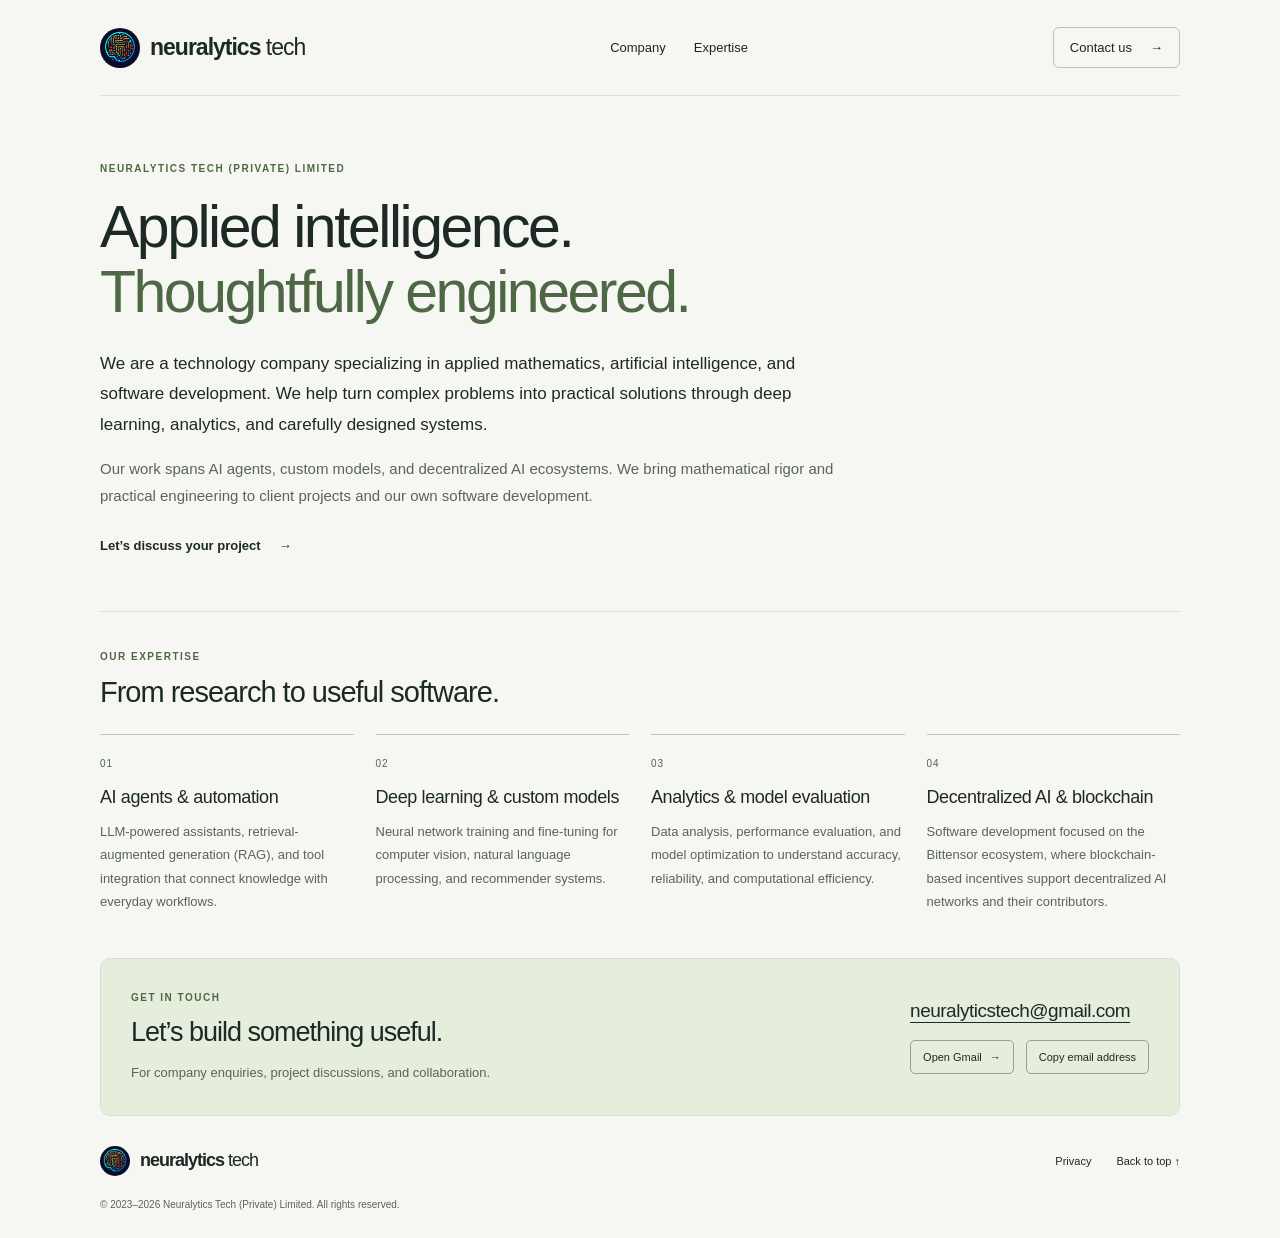
<file: index.html>
<!doctype html>
<html lang="en">
  <head>
    <meta charset="utf-8" />
    <meta name="viewport" content="width=device-width, initial-scale=1" />
    <meta name="theme-color" content="#f6f7f2" />
    <title>Neuralytics Tech — Applied AI &amp; Software Development</title>
    <meta
      name="description"
      content="Neuralytics Tech (Private) Limited develops AI agents, machine learning solutions, and software for decentralized AI and blockchain, with a focus on Bittensor."
    />
    <meta
      property="og:title"
      content="Neuralytics Tech — Applied AI &amp; Software Development"
    />
    <meta
      property="og:description"
      content="Applied mathematics, AI agents, model development, and decentralized AI. Learn about Neuralytics Tech and get in touch."
    />
    <meta property="og:type" content="website" />
    <link rel="icon" href="assets/logo.png" type="image/png" />
    <link rel="stylesheet" href="assets/styles.css" />
    <script src="assets/site.js" defer></script>
  </head>
  <body id="top">
    <a class="skip-link" href="#main">Skip to content</a>
    <header class="header wrap">
      <a class="brand" href="#top" aria-label="Neuralytics Tech home">
        <img src="assets/logo.png" width="40" height="40" alt="" />
        <span>neuralytics<span class="brand-light"> tech</span></span>
      </a>
      <nav aria-label="Main navigation">
        <a href="#company">Company</a>
        <a href="#focus">Expertise</a>
      </nav>
      <a class="header-contact" href="#contact"
        >Contact us <span aria-hidden="true">→</span></a
      >
    </header>

    <main id="main">
      <section class="hero wrap" id="company" aria-labelledby="hero-title">
        <p class="eyebrow">NEURALYTICS TECH (PRIVATE) LIMITED</p>
        <h1 id="hero-title">
          Applied intelligence.<br /><span>Thoughtfully engineered.</span>
        </h1>
        <p class="hero-description">
          We are a technology company specializing in applied mathematics,
          artificial intelligence, and software development. We help turn
          complex problems into practical solutions through deep learning,
          analytics, and carefully designed systems.
        </p>
        <p class="hero-detail">
          Our work spans AI agents, custom models, and decentralized AI
          ecosystems. We bring mathematical rigor and practical engineering to
          client projects and our own software development.
        </p>
        <a class="text-link" href="#contact"
          >Let’s discuss your project <span aria-hidden="true">→</span></a
        >
      </section>

      <section class="expertise wrap" id="focus" aria-labelledby="focus-title">
        <div class="section-heading">
          <p class="eyebrow">OUR EXPERTISE</p>
          <h2 id="focus-title">From research to useful software.</h2>
        </div>
        <div class="focus-grid">
          <article class="focus-card">
            <span class="card-number" aria-hidden="true">01</span>
            <h3>AI agents &amp; automation</h3>
            <p>
              LLM-powered assistants, retrieval-augmented generation (RAG), and
              tool integration that connect knowledge with everyday workflows.
            </p>
          </article>
          <article class="focus-card">
            <span class="card-number" aria-hidden="true">02</span>
            <h3>Deep learning &amp; custom models</h3>
            <p>
              Neural network training and fine-tuning for computer vision,
              natural language processing, and recommender systems.
            </p>
          </article>
          <article class="focus-card">
            <span class="card-number" aria-hidden="true">03</span>
            <h3>Analytics &amp; model evaluation</h3>
            <p>
              Data analysis, performance evaluation, and model optimization to
              understand accuracy, reliability, and computational efficiency.
            </p>
          </article>
          <article class="focus-card">
            <span class="card-number" aria-hidden="true">04</span>
            <h3>Decentralized AI &amp; blockchain</h3>
            <p>
              Software development focused on the Bittensor ecosystem, where
              blockchain-based incentives support decentralized AI networks and
              their contributors.
            </p>
          </article>
        </div>
      </section>

      <section
        class="contact-section wrap"
        id="contact"
        aria-labelledby="contact-title"
      >
        <div class="contact-copy">
          <p class="eyebrow">GET IN TOUCH</p>
          <h2 id="contact-title">Let’s build something useful.</h2>
          <p>For company enquiries, project discussions, and collaboration.</p>
        </div>
        <div class="contact-details">
          <a class="contact-email" href="mailto:neuralyticstech@gmail.com"
            >neuralyticstech@gmail.com</a
          >
          <div class="contact-options">
            <a
              href="https://mail.google.com/mail/?view=cm&amp;fs=1&amp;to=neuralyticstech%40gmail.com&amp;su=Neuralytics%20Tech%20enquiry"
              target="_blank"
              rel="noopener noreferrer"
              >Open Gmail
              <span class="visually-hidden">(opens in a new tab)</span
              ><span aria-hidden="true">→</span></a
            >
            <button
              type="button"
              data-copy-email="neuralyticstech@gmail.com"
              hidden
            >
              Copy email address
            </button>
          </div>
          <p class="contact-status" role="status" aria-live="polite"></p>
        </div>
      </section>
    </main>

    <footer class="footer wrap">
      <div class="footer-top">
        <a class="brand" href="#top" aria-label="Neuralytics Tech home">
          <img src="assets/logo.png" width="30" height="30" alt="" />
          <span>neuralytics<span class="brand-light"> tech</span></span>
        </a>
        <a href="privacy.html">Privacy</a>
        <a href="#top">Back to top ↑</a>
      </div>
      <div class="footer-bottom">
        <p>
          © 2023–<span data-year>2026</span> Neuralytics Tech (Private)
          Limited. All rights reserved.
        </p>
      </div>
    </footer>
  </body>
</html>
</file>
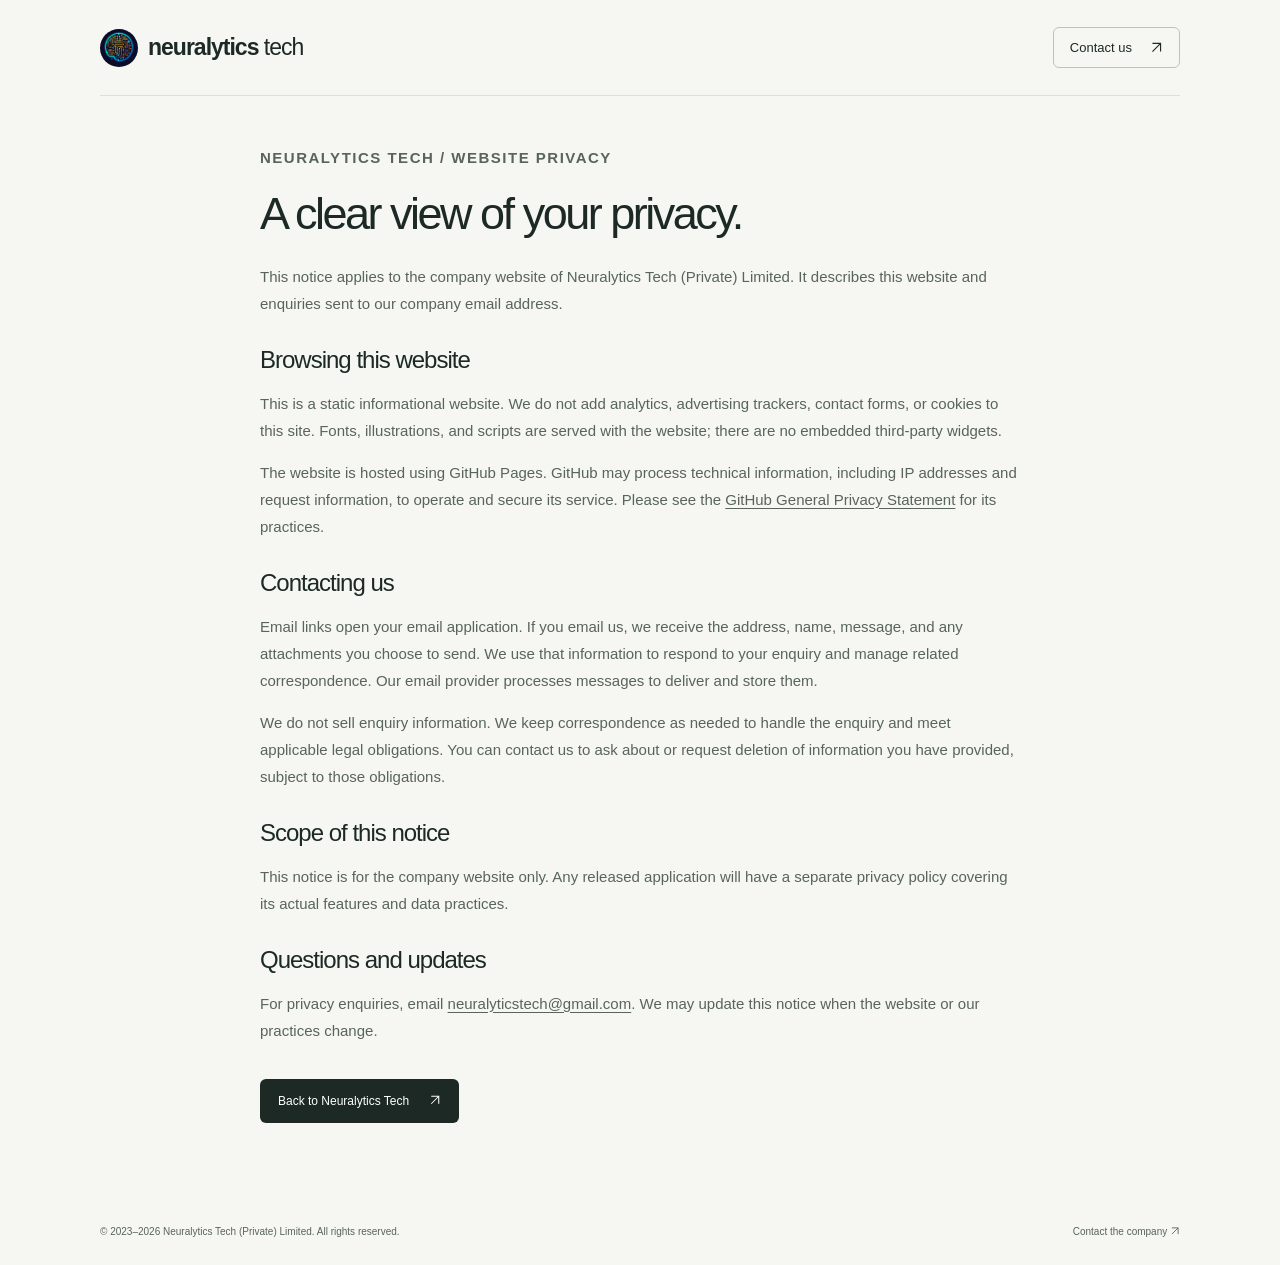
<file: privacy.html>
<!doctype html>
<html lang="en">
  <head>
    <meta charset="utf-8" />
    <meta name="viewport" content="width=device-width, initial-scale=1" />
    <meta name="theme-color" content="#f6f7f2" />
    <title>Website privacy — Neuralytics Tech</title>
    <meta
      name="description"
      content="How Neuralytics Tech (Private) Limited handles information on its company website and email enquiries."
    />
    <link rel="icon" href="assets/logo.png" type="image/png" />
    <link rel="stylesheet" href="assets/styles.css" />
    <script src="assets/site.js" defer></script>
  </head>
  <body id="top">
    <a class="skip-link" href="#main">Skip to content</a>
    <header class="header wrap">
      <a class="brand" href="index.html#top" aria-label="Neuralytics Tech home"
        ><img src="assets/logo.png" width="38" height="38" alt="" /><span
          >neuralytics<span class="brand-light"> tech</span></span
        ></a
      ><a class="header-contact" href="index.html#contact"
        >Contact us
        <span aria-hidden="true"
          ><svg
            class="arrow-icon"
            viewBox="0 0 16 16"
            width="16"
            height="16"
            fill="none"
            stroke="currentColor"
            stroke-width="1.4"
            aria-hidden="true"
          >
            <path d="M3 13 13 3M3 3h10v10" /></svg></span
      ></a>
    </header>
    <main id="main" class="legal wrap">
      <p class="eyebrow">NEURALYTICS TECH / WEBSITE PRIVACY</p>
      <h1>A clear view of your privacy.</h1>
      <p>
        This notice applies to the company website of Neuralytics Tech (Private)
        Limited. It describes this website and enquiries sent to our company
        email address.
      </p>
      <h2>Browsing this website</h2>
      <p>
        This is a static informational website. We do not add analytics,
        advertising trackers, contact forms, or cookies to this site. Fonts,
        illustrations, and scripts are served with the website; there are no
        embedded third-party widgets.
      </p>
      <p>
        The website is hosted using GitHub Pages. GitHub may process technical
        information, including IP addresses and request information, to operate
        and secure its service. Please see the
        <a
          href="https://docs.github.com/en/site-policy/privacy-policies/github-general-privacy-statement"
          >GitHub General Privacy Statement</a
        >
        for its practices.
      </p>
      <h2>Contacting us</h2>
      <p>
        Email links open your email application. If you email us, we receive the
        address, name, message, and any attachments you choose to send. We use
        that information to respond to your enquiry and manage related
        correspondence. Our email provider processes messages to deliver and
        store them.
      </p>
      <p>
        We do not sell enquiry information. We keep correspondence as needed to
        handle the enquiry and meet applicable legal obligations. You can
        contact us to ask about or request deletion of information you have
        provided, subject to those obligations.
      </p>
      <h2>Scope of this notice</h2>
      <p>
        This notice is for the company website only. Any released application
        will have a separate privacy policy covering its actual features and
        data practices.
      </p>
      <h2>Questions and updates</h2>
      <p>
        For privacy enquiries, email
        <a href="mailto:neuralyticstech@gmail.com">neuralyticstech@gmail.com</a
        >. We may update this notice when the website or our practices change.
      </p>
      <a class="button button-dark" href="index.html#top"
        >Back to Neuralytics Tech
        <span aria-hidden="true"
          ><svg
            class="arrow-icon"
            viewBox="0 0 16 16"
            width="16"
            height="16"
            fill="none"
            stroke="currentColor"
            stroke-width="1.4"
            aria-hidden="true"
          >
            <path d="M3 13 13 3M3 3h10v10" /></svg></span
      ></a>
    </main>
    <footer class="footer wrap">
      <div class="footer-bottom">
        <p>
          © 2023–<span data-year>2026</span> Neuralytics Tech (Private)
          Limited. All rights reserved.
        </p>
        <a href="index.html#contact"
          >Contact the company
          <svg
            class="arrow-icon"
            viewBox="0 0 16 16"
            width="16"
            height="16"
            fill="none"
            stroke="currentColor"
            stroke-width="1.4"
            aria-hidden="true"
          >
            <path d="M3 13 13 3M3 3h10v10" /></svg
        ></a>
      </div>
    </footer>
  </body>
</html>
</file>
<file: assets/styles.css>
@charset "UTF-8";
:root {
  --paper: #f6f7f2;
  --ink: #1c2925;
  --muted: #58645c;
  --line: #dce0d6;
  --accent: #4e6846;
}
* {
  box-sizing: border-box;
}
html {
  scroll-behavior: smooth;
  scroll-padding-top: 24px;
}
body {
  margin: 0;
  background: var(--paper);
  color: var(--ink);
  font-family: Arial, Helvetica, sans-serif;
  -webkit-font-smoothing: antialiased;
}
a {
  color: inherit;
  text-decoration: none;
}
a:hover {
  color: var(--accent);
}
a:focus-visible,
button:focus-visible {
  outline: 3px solid var(--accent);
  outline-offset: 5px;
}
img,
svg {
  max-width: 100%;
}
.wrap {
  width: min(1080px, calc(100% - 80px));
  margin-inline: auto;
}
.skip-link {
  position: absolute;
  left: 20px;
  top: -80px;
  background: var(--ink);
  color: white;
  padding: 14px;
  z-index: 10;
}
.skip-link:focus {
  top: 12px;
  color: white;
}
.visually-hidden {
  position: absolute;
  width: 1px;
  height: 1px;
  padding: 0;
  margin: -1px;
  overflow: hidden;
  clip-path: inset(50%);
  white-space: nowrap;
  border: 0;
}
.header {
  min-height: 96px;
  display: flex;
  align-items: center;
  gap: 28px;
  border-bottom: 1px solid var(--line);
}
.brand {
  display: inline-flex;
  align-items: center;
  gap: 10px;
  font-size: 23px;
  font-weight: 700;
  letter-spacing: -1px;
  white-space: nowrap;
}
.brand-light {
  font-weight: 400;
}
.brand img {
  object-fit: contain;
  border-radius: 50%;
  flex-shrink: 0;
}
.header nav {
  display: flex;
  gap: 28px;
  margin-left: auto;
  font-size: 13px;
}
.header-contact {
  display: inline-flex;
  align-items: center;
  gap: 18px;
  border: 1px solid #bac5b4;
  border-radius: 6px;
  padding: 12px 16px;
  font-size: 13px;
}
.header > .header-contact:last-child {
  margin-left: auto;
}
.header nav + .header-contact {
  margin-left: 0;
}
.eyebrow {
  margin: 0 0 18px;
  font-size: 10px;
  font-weight: 700;
  letter-spacing: 1.5px;
  line-height: 1.7;
  color: var(--accent);
}
.hero {
  padding-block: 64px 52px;
}
h1 {
  margin: 0 0 24px;
  font-size: clamp(38px, 4.7vw, 59px);
  font-weight: 500;
  letter-spacing: -2.5px;
  line-height: 1.1;
}
h1 span {
  color: var(--accent);
}
.hero-description {
  max-width: 740px;
  margin: 0 0 14px;
  font-size: 17px;
  line-height: 1.8;
}
.hero-detail {
  max-width: 740px;
  margin: 0 0 23px;
  color: var(--muted);
  font-size: 15px;
  line-height: 1.8;
}
.text-link {
  display: inline-flex;
  align-items: center;
  gap: 18px;
  font-size: 13px;
  font-weight: 600;
  padding-block: 6px;
}
.expertise {
  border-top: 1px solid var(--line);
  padding-block: 36px 44px;
}
.section-heading {
  margin-bottom: 24px;
}
.section-heading .eyebrow {
  margin-bottom: 9px;
}
h2 {
  font-weight: 500;
  font-size: 29px;
  line-height: 1.25;
  letter-spacing: -1px;
  margin: 0;
}
.focus-grid {
  display: grid;
  grid-template-columns: repeat(4, 1fr);
  gap: 22px;
}
.focus-card {
  border-top: 1px solid #bdc9b6;
  padding-top: 18px;
}
.card-number {
  color: var(--accent);
  font-size: 10px;
  letter-spacing: 1px;
}
.focus-card h3 {
  font-size: 18px;
  font-weight: 500;
  letter-spacing: -0.4px;
  line-height: 1.4;
  margin: 14px 0 10px;
}
.focus-card p {
  font-size: 13px;
  line-height: 1.8;
  margin: 0;
  color: var(--muted);
}
.contact-section {
  background: #e5eddd;
  border: 1px solid #d6e0ce;
  border-radius: 10px;
  padding: 30px;
  display: grid;
  grid-template-columns: 1fr auto;
  gap: 35px;
  align-items: center;
}
.contact-copy .eyebrow {
  margin-bottom: 10px;
}
.contact-copy h2 {
  font-size: 27px;
}
.contact-copy > p:last-child {
  font-size: 13px;
  line-height: 1.8;
  margin: 12px 0 0;
  color: var(--muted);
}
.contact-email {
  font-size: 19px;
  letter-spacing: -0.5px;
  text-decoration: underline;
  text-underline-offset: 5px;
  overflow-wrap: anywhere;
}
.contact-options {
  display: flex;
  flex-wrap: wrap;
  gap: 12px;
  margin-top: 18px;
}
.contact-options a,
.contact-options button {
  display: inline-flex;
  gap: 8px;
  align-items: center;
  border: 1px solid #93a28a;
  border-radius: 5px;
  background: transparent;
  color: var(--ink);
  padding: 10px 12px;
  font: inherit;
  font-size: 11px;
  cursor: pointer;
}
.contact-options [hidden] {
  display: none;
}
.contact-options a:hover,
.contact-options button:hover {
  background: #d5e2c9;
}
.contact-status {
  max-width: 290px;
  font-size: 12px;
  line-height: 1.7;
  margin: 10px 0 0;
  color: var(--muted);
}
.contact-status:empty {
  margin: 0;
}
.footer {
  padding-block: 30px 24px;
}
.footer-top {
  display: flex;
  align-items: center;
  gap: 25px;
}
.footer .brand {
  margin-right: auto;
  font-size: 18px;
}
.footer-top > a:not(.brand) {
  font-size: 11px;
}
.footer-bottom {
  display: flex;
  justify-content: space-between;
  align-items: center;
  gap: 20px;
  margin-top: 20px;
  font-size: 10px;
  line-height: 1.8;
  color: var(--muted);
}
.footer-bottom p {
  margin: 0;
}
.arrow-icon {
  width: 1em;
  height: 1em;
  vertical-align: -0.12em;
}
.button {
  display: inline-flex;
  align-items: center;
  gap: 20px;
  padding: 15px 18px;
  border-radius: 6px;
  font-size: 12px;
}
.button-dark {
  background: var(--ink);
  color: white;
}
.button-dark:hover {
  background: #344b3c;
  color: white;
}
.legal {
  max-width: 760px;
  padding-block: 48px 50px;
}
.legal h1 {
  font-size: 45px;
}
.legal h2 {
  font-size: 24px;
  margin: 28px 0 12px;
}
.legal p {
  font-size: 15px;
  line-height: 1.8;
  color: var(--muted);
}
.legal a:not(.button) {
  text-decoration: underline;
  text-underline-offset: 3px;
}
.legal .button {
  margin-top: 20px;
}
@media (max-width: 900px) {
  .wrap {
    width: calc(100% - 56px);
  }
  .focus-grid {
    grid-template-columns: repeat(2, 1fr);
    gap: 28px;
  }
  .hero {
    padding-block: 48px 38px;
  }
  .contact-section {
    grid-template-columns: 1fr;
    gap: 24px;
  }
  .contact-status {
    max-width: 100%;
  }
}
@media (max-width: 560px) {
  .wrap {
    width: calc(100% - 40px);
  }
  .header {
    flex-wrap: wrap;
    gap: 16px;
    padding-block: 19px;
    min-height: 0;
  }
  .brand {
    font-size: 20px;
    gap: 8px;
  }
  .header .brand img {
    width: 32px;
    height: 32px;
  }
  .header-contact {
    font-size: 11px;
    padding: 10px 11px;
    gap: 10px;
  }
  .header nav {
    order: 3;
    width: 100%;
    margin-left: 0;
    gap: 25px;
    font-size: 12px;
  }
  .header nav + .header-contact {
    margin-left: auto;
  }
  .hero {
    padding-block: 38px 32px;
  }
  .hero .eyebrow {
    font-size: 9px;
    letter-spacing: 1.1px;
  }
  h1 {
    font-size: clamp(32px, 8vw, 42px);
    letter-spacing: -1.6px;
    line-height: 1.15;
    margin-bottom: 20px;
  }
  .hero-description {
    font-size: 15px;
  }
  .hero-detail {
    font-size: 14px;
    margin-bottom: 18px;
  }
  h2 {
    font-size: 25px;
  }
  .expertise {
    padding-block: 28px 32px;
  }
  .focus-grid {
    grid-template-columns: 1fr;
    gap: 22px;
  }
  .focus-card {
    padding-top: 14px;
  }
  .focus-card h3 {
    margin-top: 8px;
    font-size: 19px;
  }
  .focus-card p {
    font-size: 14px;
  }
  .contact-section {
    padding: 24px 20px;
    gap: 22px;
  }
  .contact-copy h2 {
    font-size: 25px;
  }
  .contact-email {
    font-size: 17px;
  }
  .footer-top {
    flex-wrap: wrap;
    gap: 18px;
  }
  .footer-top .brand {
    width: 100%;
  }
  .footer-bottom {
    flex-wrap: wrap;
    gap: 12px;
  }
  .legal {
    padding-block: 32px;
  }
  .legal h1 {
    font-size: 36px;
  }
}
@media (prefers-reduced-motion: reduce) {
  html {
    scroll-behavior: auto;
  }
}
</file>
